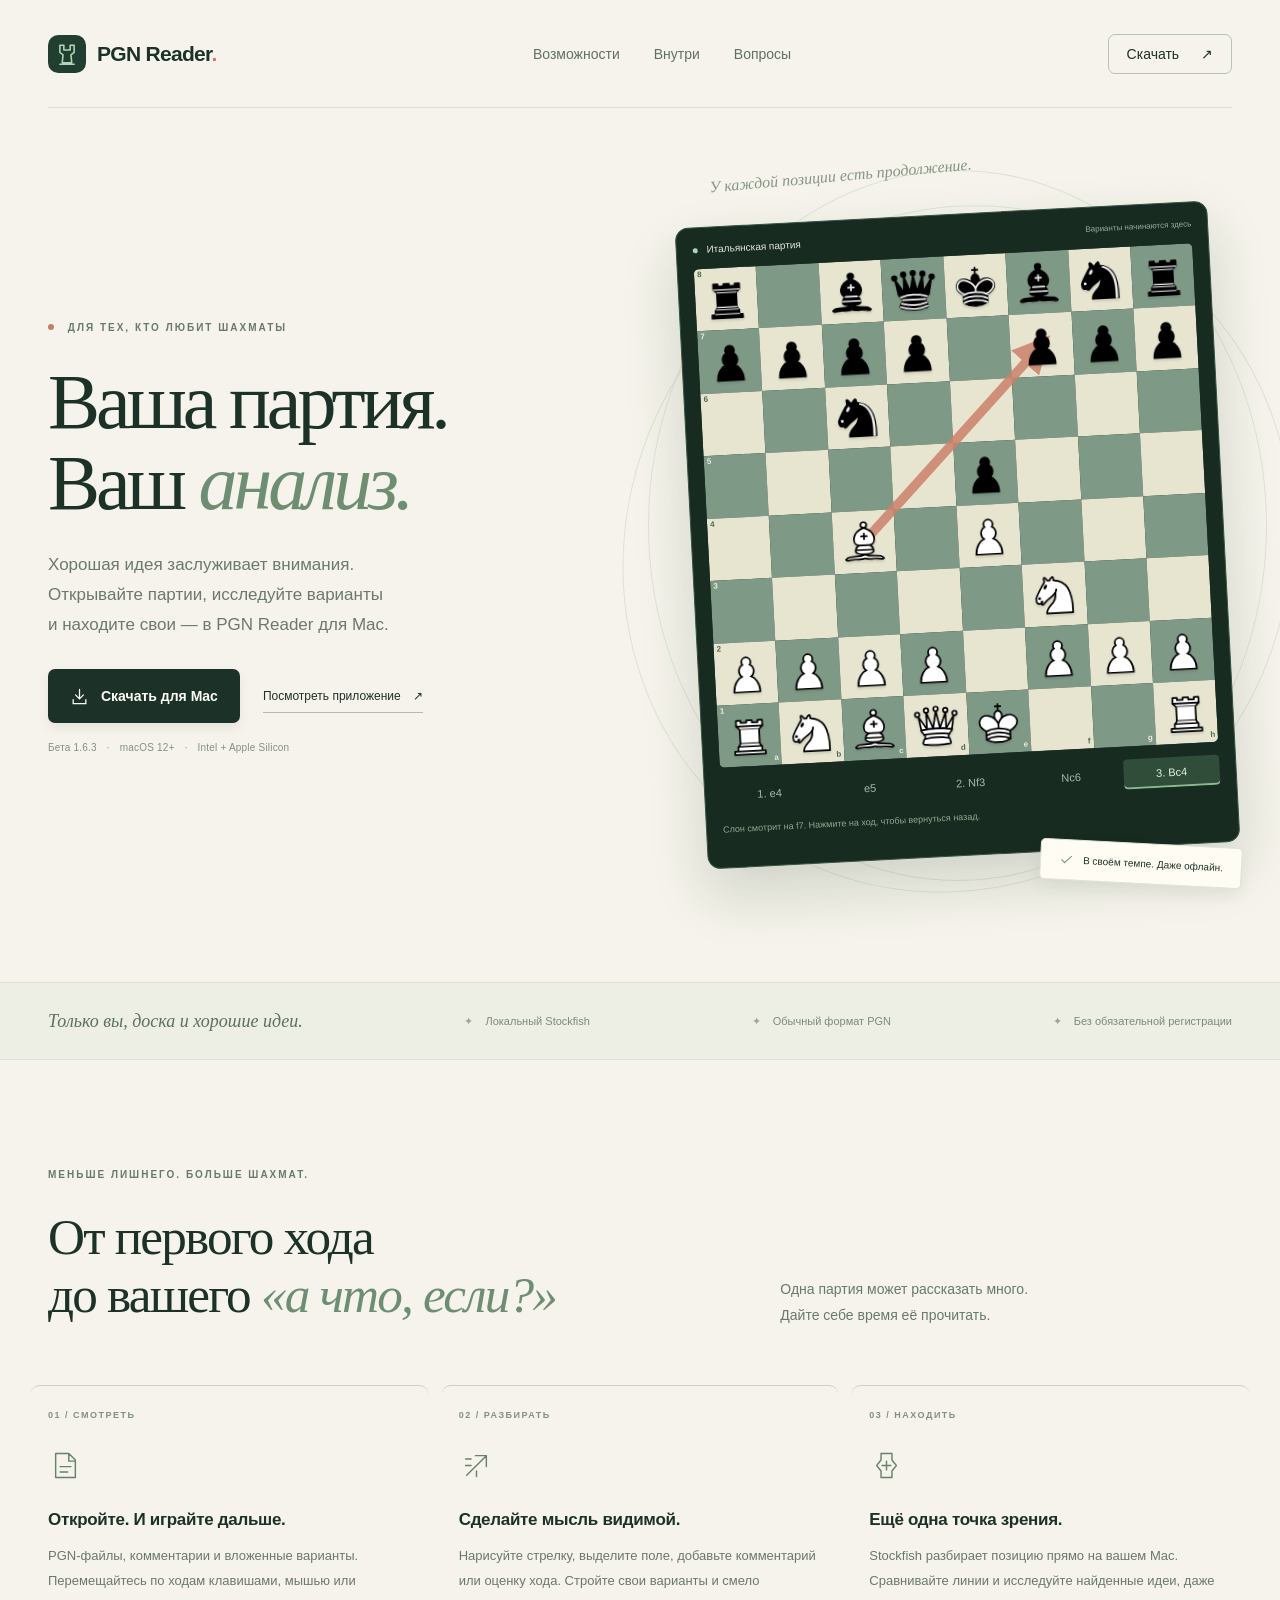
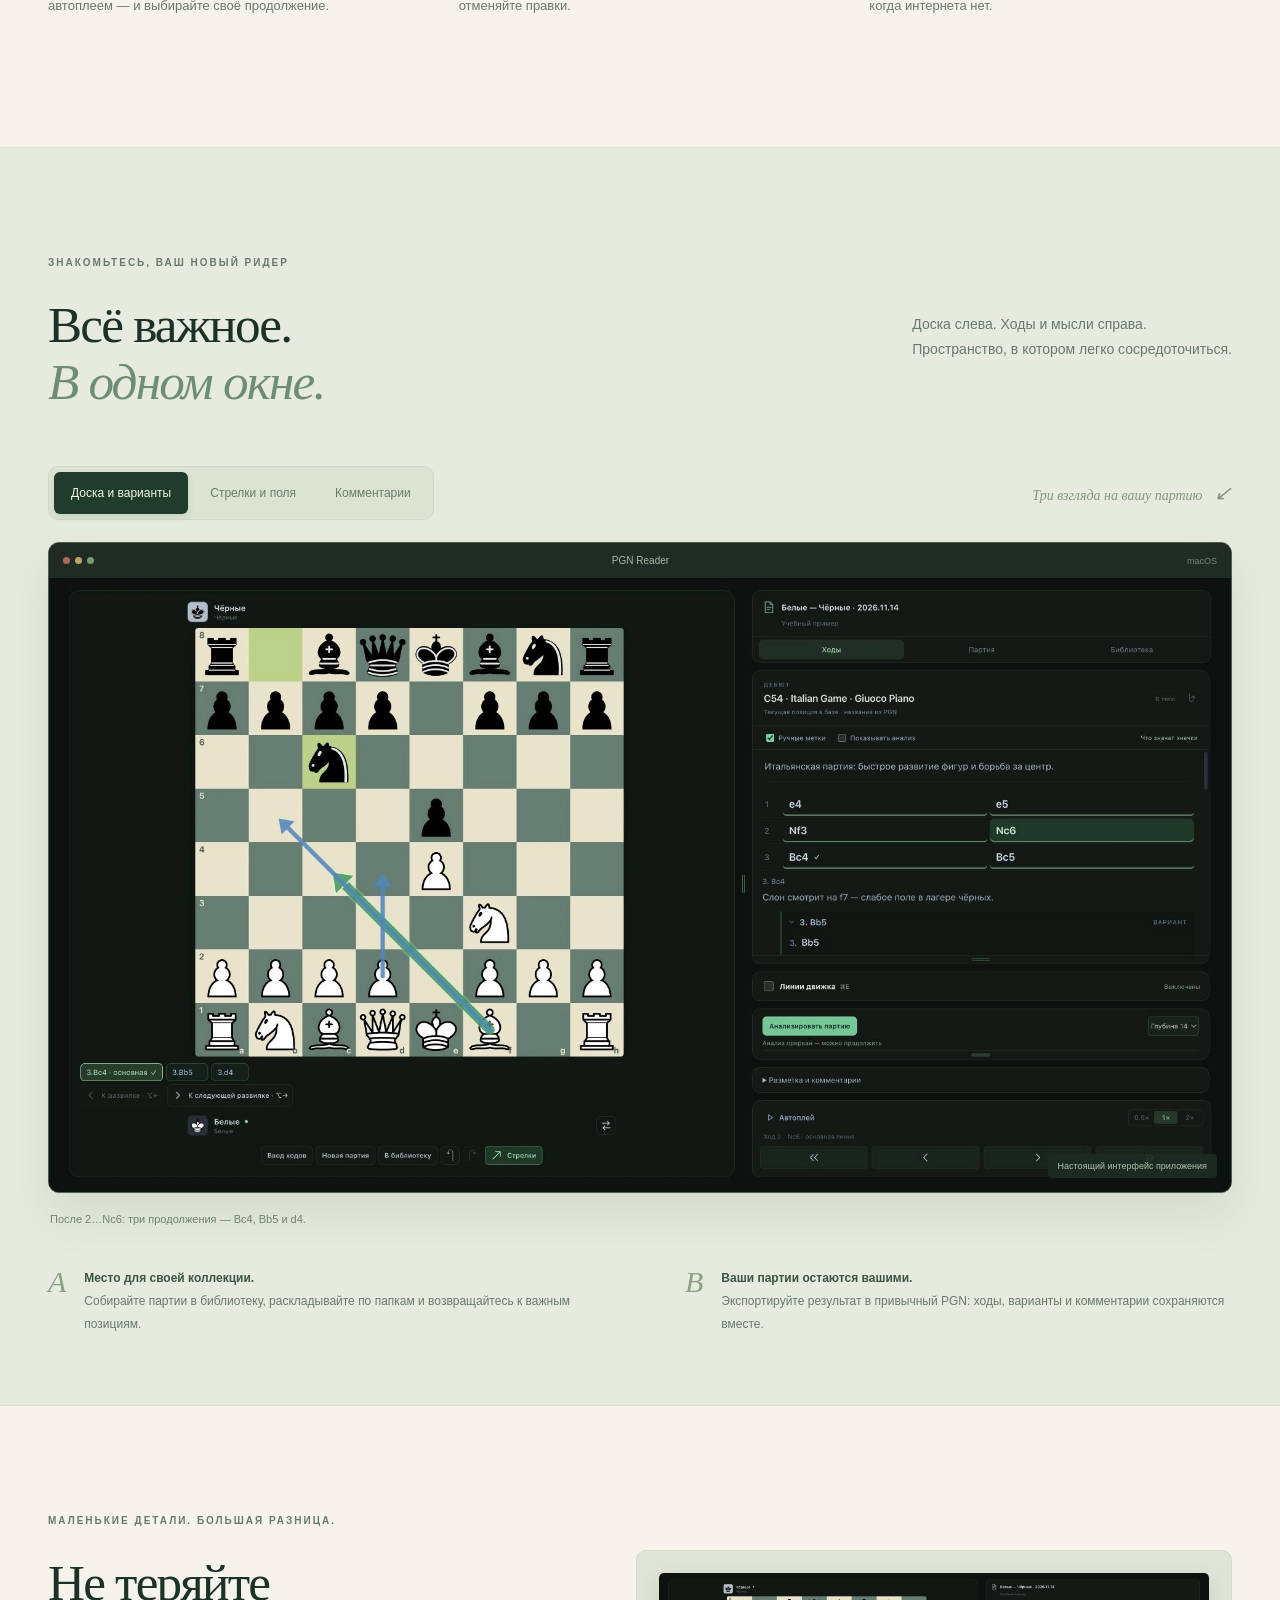
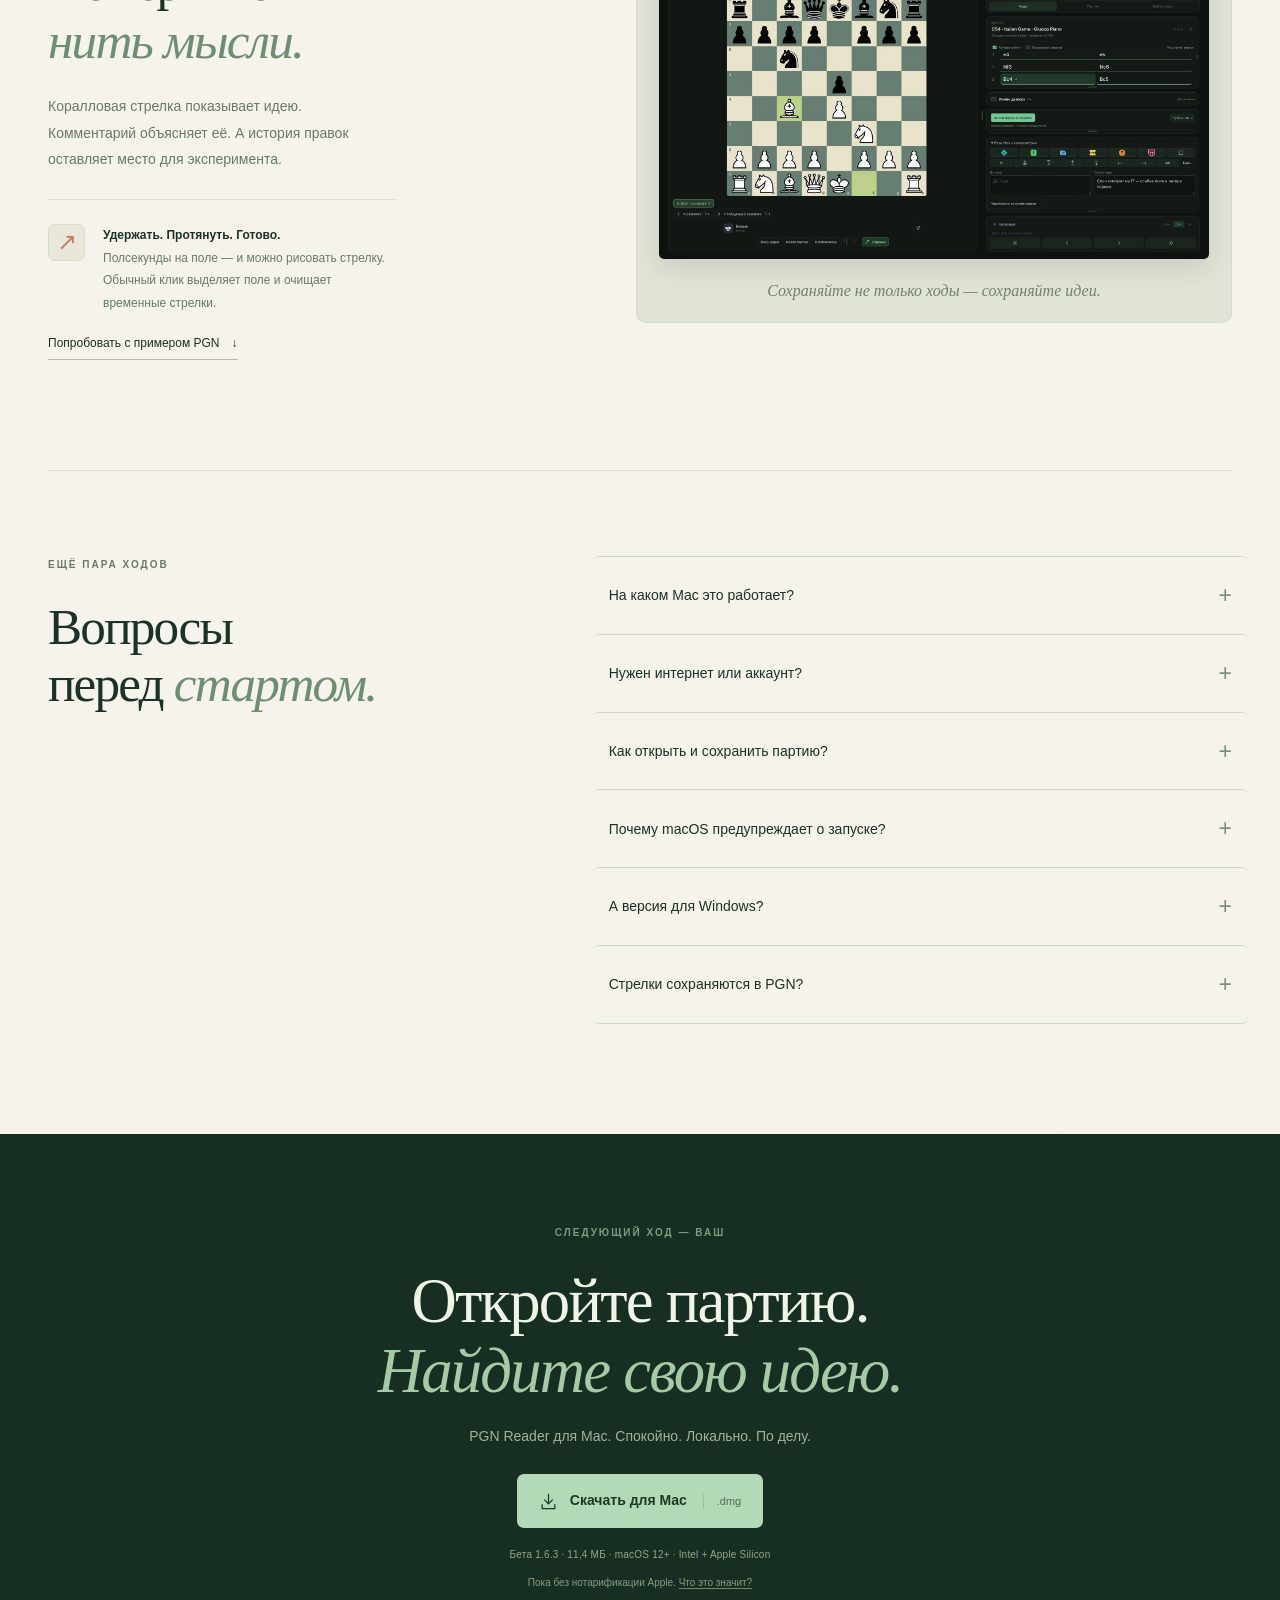
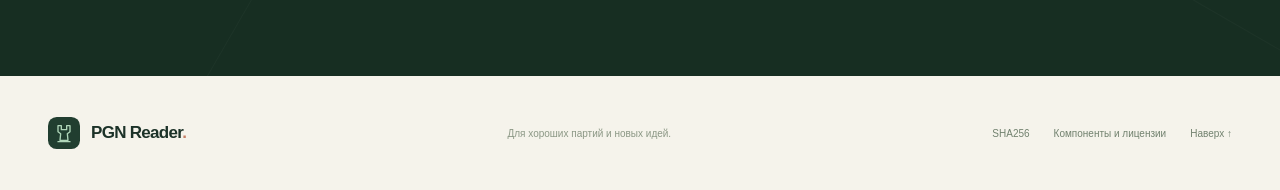
<file: index.html>
<!doctype html>
<html lang="ru">
<head>
  <meta charset="utf-8">
  <meta name="viewport" content="width=device-width, initial-scale=1">
  <meta name="theme-color" content="#13241d">
  <meta name="description" content="PGN Reader для Mac. Открывайте шахматные партии, исследуйте варианты, рисуйте стрелки и анализируйте позиции со Stockfish — даже без интернета.">
  <meta property="og:type" content="website">
  <meta property="og:title" content="PGN Reader — ваша партия. Ваш анализ.">
  <meta property="og:description" content="Спокойное пространство для шахматных идей. macOS 12+ · Intel и Apple Silicon.">
  <meta property="og:image" content="https://andromedaone1.github.io/pgn-reader-site/assets/social.png">
  <meta property="og:url" content="https://andromedaone1.github.io/pgn-reader-site/">
  <meta name="twitter:card" content="summary_large_image">
  <link rel="canonical" href="https://andromedaone1.github.io/pgn-reader-site/">
  <link rel="icon" href="assets/mark.svg" type="image/svg+xml">
  <link rel="stylesheet" href="style.css">
  <title>PGN Reader — ваша партия. Ваш анализ.</title>
  <script src="site.js" defer></script>
</head>
<body>
  <a class="skip" href="#main">Перейти к содержимому</a>
  <header class="header wrap">
    <a class="brand" href="#" aria-label="PGN Reader — в начало"><img src="assets/mark.svg" width="38" height="38" alt=""><span>PGN Reader<span class="brand-dot">.</span></span></a>
    <nav class="nav" aria-label="Основная навигация"><a href="#features">Возможности</a><a href="#inside">Внутри</a><a href="#questions">Вопросы</a></nav>
    <a class="nav-download" href="#download">Скачать <span aria-hidden="true">↗</span></a>
  </header>
  <main id="main">
    <section class="hero wrap" aria-labelledby="hero-title">
      <div class="hero-copy">
        <p class="eyebrow"><span class="live-dot" aria-hidden="true"></span> ДЛЯ ТЕХ, КТО ЛЮБИТ ШАХМАТЫ</p>
        <h1 id="hero-title">Ваша партия.<br>Ваш <em>анализ.</em></h1>
        <p class="hero-intro">Хорошая идея заслуживает внимания.<br>Открывайте партии, исследуйте варианты<br class="desktop-br"> и находите свои — в PGN Reader для Mac.</p>
        <div class="hero-actions"><a class="button primary download-link" href="https://github.com/AndromedaOne1/pgn-reader-site/releases/download/v1.6.3/PGN-Reader-1.6.3-macOS-Universal.dmg"><svg viewBox="0 0 24 24" aria-hidden="true"><path d="M12 3v12m-5-5 5 5 5-5M4 16v5h16v-5"/></svg>Скачать для Mac</a><a class="text-link" href="#inside">Посмотреть приложение <span aria-hidden="true">↗</span></a></div>
        <p class="download-meta">Бета 1.6.3 <span>·</span> macOS 12+ <span>·</span> Intel + Apple Silicon</p>
      </div>
      <div class="hero-art" aria-label="Интерактивный фрагмент шахматной партии">
        <div class="art-orbit orbit-one" aria-hidden="true"></div><div class="art-orbit orbit-two" aria-hidden="true"></div>
        <span class="art-note">У каждой позиции есть продолжение.</span>
        <div class="demo-card">
          <div class="demo-top"><span><i aria-hidden="true"></i> Итальянская партия</span><span class="demo-caption">Варианты начинаются здесь</span></div>
          <div class="demo-board" id="demo-board" aria-label="Демонстрация шахматной позиции"><div class="board-grid" id="board-grid"><div class="square"><img class="piece" src="assets/pieces/bR.svg" alt="Чёрные: ладья" width="60" height="60"><span class="coord">8</span></div><div class="square dark"></div><div class="square"><img class="piece" src="assets/pieces/bB.svg" alt="Чёрные: слон" width="60" height="60"></div><div class="square dark"><img class="piece" src="assets/pieces/bQ.svg" alt="Чёрные: ферзь" width="60" height="60"></div><div class="square"><img class="piece" src="assets/pieces/bK.svg" alt="Чёрные: король" width="60" height="60"></div><div class="square dark"><img class="piece" src="assets/pieces/bB.svg" alt="Чёрные: слон" width="60" height="60"></div><div class="square"><img class="piece" src="assets/pieces/bN.svg" alt="Чёрные: конь" width="60" height="60"></div><div class="square dark"><img class="piece" src="assets/pieces/bR.svg" alt="Чёрные: ладья" width="60" height="60"></div><div class="square dark"><img class="piece" src="assets/pieces/bP.svg" alt="Чёрные: пешка" width="60" height="60"><span class="coord">7</span></div><div class="square"><img class="piece" src="assets/pieces/bP.svg" alt="Чёрные: пешка" width="60" height="60"></div><div class="square dark"><img class="piece" src="assets/pieces/bP.svg" alt="Чёрные: пешка" width="60" height="60"></div><div class="square"><img class="piece" src="assets/pieces/bP.svg" alt="Чёрные: пешка" width="60" height="60"></div><div class="square dark"></div><div class="square"><img class="piece" src="assets/pieces/bP.svg" alt="Чёрные: пешка" width="60" height="60"></div><div class="square dark"><img class="piece" src="assets/pieces/bP.svg" alt="Чёрные: пешка" width="60" height="60"></div><div class="square"><img class="piece" src="assets/pieces/bP.svg" alt="Чёрные: пешка" width="60" height="60"></div><div class="square"><span class="coord">6</span></div><div class="square dark"></div><div class="square"><img class="piece" src="assets/pieces/bN.svg" alt="Чёрные: конь" width="60" height="60"></div><div class="square dark"></div><div class="square"></div><div class="square dark"></div><div class="square"></div><div class="square dark"></div><div class="square dark"><span class="coord">5</span></div><div class="square"></div><div class="square dark"></div><div class="square"></div><div class="square dark"><img class="piece" src="assets/pieces/bP.svg" alt="Чёрные: пешка" width="60" height="60"></div><div class="square"></div><div class="square dark"></div><div class="square"></div><div class="square"><span class="coord">4</span></div><div class="square dark"></div><div class="square"><img class="piece" src="assets/pieces/wB.svg" alt="Белые: слон" width="60" height="60"></div><div class="square dark"></div><div class="square"><img class="piece" src="assets/pieces/wP.svg" alt="Белые: пешка" width="60" height="60"></div><div class="square dark"></div><div class="square"></div><div class="square dark"></div><div class="square dark"><span class="coord">3</span></div><div class="square"></div><div class="square dark"></div><div class="square"></div><div class="square dark"></div><div class="square"><img class="piece" src="assets/pieces/wN.svg" alt="Белые: конь" width="60" height="60"></div><div class="square dark"></div><div class="square"></div><div class="square"><img class="piece" src="assets/pieces/wP.svg" alt="Белые: пешка" width="60" height="60"><span class="coord">2</span></div><div class="square dark"><img class="piece" src="assets/pieces/wP.svg" alt="Белые: пешка" width="60" height="60"></div><div class="square"><img class="piece" src="assets/pieces/wP.svg" alt="Белые: пешка" width="60" height="60"></div><div class="square dark"><img class="piece" src="assets/pieces/wP.svg" alt="Белые: пешка" width="60" height="60"></div><div class="square"></div><div class="square dark"><img class="piece" src="assets/pieces/wP.svg" alt="Белые: пешка" width="60" height="60"></div><div class="square"><img class="piece" src="assets/pieces/wP.svg" alt="Белые: пешка" width="60" height="60"></div><div class="square dark"><img class="piece" src="assets/pieces/wP.svg" alt="Белые: пешка" width="60" height="60"></div><div class="square dark"><img class="piece" src="assets/pieces/wR.svg" alt="Белые: ладья" width="60" height="60"><span class="coord">1</span><span class="coord file">a</span></div><div class="square"><img class="piece" src="assets/pieces/wN.svg" alt="Белые: конь" width="60" height="60"><span class="coord file">b</span></div><div class="square dark"><img class="piece" src="assets/pieces/wB.svg" alt="Белые: слон" width="60" height="60"><span class="coord file">c</span></div><div class="square"><img class="piece" src="assets/pieces/wQ.svg" alt="Белые: ферзь" width="60" height="60"><span class="coord file">d</span></div><div class="square dark"><img class="piece" src="assets/pieces/wK.svg" alt="Белые: король" width="60" height="60"><span class="coord file">e</span></div><div class="square"><span class="coord file">f</span></div><div class="square dark"><span class="coord file">g</span></div><div class="square"><img class="piece" src="assets/pieces/wR.svg" alt="Белые: ладья" width="60" height="60"><span class="coord file">h</span></div></div><svg class="board-arrow" viewBox="0 0 800 800" aria-hidden="true"><defs><marker id="arrow-tip" markerWidth="4" markerHeight="4" refX="2.6" refY="2" orient="auto"><path d="M0 0 4 2 0 4Z" fill="#cc826b"/></marker></defs><path id="demo-arrow" d="M250 450L550 150" fill="none" stroke="#cc826b" stroke-width="15" stroke-linecap="round" opacity=".86" marker-end="url(#arrow-tip)"/></svg></div>
          <div class="demo-moves" role="group" aria-label="Выберите ход в демонстрации"><button type="button" data-position="0">1. e4</button><button type="button" data-position="1">e5</button><button type="button" data-position="2">2. Nf3</button><button type="button" data-position="3">Nc6</button><button type="button" data-position="4" aria-pressed="true" class="active">3. Bc4</button></div>
          <p class="demo-hint" id="demo-status" aria-live="polite">Слон смотрит на f7. Нажмите на ход, чтобы вернуться назад.</p>
        </div>
        <span class="art-tag"><svg viewBox="0 0 24 24" aria-hidden="true"><path d="m4 12 5 5L20 6"/></svg> В своём темпе. Даже офлайн.</span>
      </div>
    </section>
    <div class="quiet-strip"><div class="wrap strip-inner"><span>Только вы, доска и хорошие идеи.</span><span>Локальный Stockfish</span><span>Обычный формат PGN</span><span>Без обязательной регистрации</span></div></div>
    <section class="section wrap features" id="features" aria-labelledby="features-title">
      <div class="section-heading"><p class="eyebrow">МЕНЬШЕ ЛИШНЕГО. БОЛЬШЕ ШАХМАТ.</p><h2 id="features-title">От первого хода<br>до вашего <em>«а что, если?»</em></h2><p>Одна партия может рассказать много.<br>Дайте себе время её прочитать.</p></div>
      <div class="feature-grid">
        <article class="feature"><span class="feature-num">01 / СМОТРЕТЬ</span><svg class="feature-icon" viewBox="0 0 32 32" aria-hidden="true"><path d="M7 5h12l6 6v16H7zM19 5v7h6M11 17h10M11 22h7"/></svg><h3>Откройте. И играйте дальше.</h3><p>PGN-файлы, комментарии и вложенные варианты. Перемещайтесь по ходам клавишами, мышью или автоплеем — и выбирайте своё продолжение.</p></article>
        <article class="feature"><span class="feature-num">02 / РАЗБИРАТЬ</span><svg class="feature-icon" viewBox="0 0 32 32" aria-hidden="true"><path d="m7 25 18-18M15 7h10v10M6 10h5M6 16h5M16 26v-5"/></svg><h3>Сделайте мысль видимой.</h3><p>Нарисуйте стрелку, выделите поле, добавьте комментарий или оценку хода. Стройте свои варианты и смело отменяйте правки.</p></article>
        <article class="feature"><span class="feature-num">03 / НАХОДИТЬ</span><svg class="feature-icon" viewBox="0 0 32 32" aria-hidden="true"><path d="M11 5h10v6l4 5-4 5v6H11v-6l-4-5 4-5zM12 16h8M16 12v8"/></svg><h3>Ещё одна точка зрения.</h3><p>Stockfish разбирает позицию прямо на вашем Mac. Сравнивайте линии и исследуйте найденные идеи, даже когда интернета нет.</p></article>
      </div>
    </section>
    <section class="inside section" id="inside" aria-labelledby="inside-title"><div class="wrap">
      <div class="inside-heading"><div><p class="eyebrow">ЗНАКОМЬТЕСЬ, ВАШ НОВЫЙ РИДЕР</p><h2 id="inside-title">Всё важное.<br><em>В одном окне.</em></h2></div><p>Доска слева. Ходы и мысли справа.<br>Пространство, в котором легко сосредоточиться.</p></div>
      <div class="gallery-controls"><div class="gallery-tabs" role="tablist" aria-label="Интерфейс PGN Reader">
        <button class="gallery-tab" type="button" role="tab" id="tab-reader" aria-controls="panel-reader" aria-selected="true">Доска и варианты</button>
        <button class="gallery-tab" type="button" role="tab" id="tab-highlight" aria-controls="panel-highlight" aria-selected="false" tabindex="-1">Стрелки и поля</button>
        <button class="gallery-tab" type="button" role="tab" id="tab-comments" aria-controls="panel-comments" aria-selected="false" tabindex="-1">Комментарии</button>
      </div><span class="gallery-note">Три взгляда на вашу партию <span aria-hidden="true">↙</span></span></div>
      <div class="screen-frame"><div class="screen-title"><div class="traffic-lights" aria-hidden="true"><i></i><i></i><i></i></div><span>PGN Reader</span><span>macOS</span></div>
        <div class="gallery-stage">
          <div class="gallery-panel" role="tabpanel" id="panel-reader" aria-labelledby="tab-reader" tabindex="0"><img src="assets/reader-italian.webp" width="1920" height="997" alt="Позиция после 2…Nc6: пешки e4 и e5, кони f3 и c6; продолжения Bc4, Bb5 и d4" loading="lazy"></div>
          <div class="gallery-panel" role="tabpanel" id="panel-highlight" aria-labelledby="tab-highlight" tabindex="0" hidden><img src="assets/annotations-italian.webp" width="1920" height="997" alt="Позиция после 3.Bc4: стрелка от слона c4 к пешке f7 и выделенное поле f7" loading="lazy"></div>
          <div class="gallery-panel" role="tabpanel" id="panel-comments" aria-labelledby="tab-comments" tabindex="0" hidden><img src="assets/comments-italian.webp" width="1920" height="997" alt="Комментарий к ходу 3.Bc4 в редакторе PGN Reader: слон смотрит на слабое поле f7" loading="lazy"></div>
        </div><span class="screen-label">Настоящий интерфейс приложения</span></div>
      <p class="gallery-caption" id="gallery-caption" aria-live="polite">После 2…Nc6: три продолжения — Bc4, Bb5 и d4.</p>
      <div class="inside-bottom"><div><span class="small-number">A</span><p><strong>Место для своей коллекции.</strong><br>Собирайте партии в библиотеку, раскладывайте по папкам и возвращайтесь к важным позициям.</p></div><div><span class="small-number">B</span><p><strong>Ваши партии остаются вашими.</strong><br>Экспортируйте результат в привычный PGN: ходы, варианты и комментарии сохраняются вместе.</p></div></div>
    </div></section>
    <section class="section wrap details-section" aria-labelledby="details-title"><div class="details-copy"><p class="eyebrow">МАЛЕНЬКИЕ ДЕТАЛИ. БОЛЬШАЯ РАЗНИЦА.</p><h2 id="details-title">Не теряйте<br><em>нить мысли.</em></h2><p>Коралловая стрелка показывает идею. Комментарий объясняет её. А история правок оставляет место для эксперимента.</p><div class="gesture"><span class="gesture-key">↗</span><p><strong>Удержать. Протянуть. Готово.</strong><br>Полсекунды на поле — и можно рисовать стрелку. Обычный клик выделяет поле и очищает временные стрелки.</p></div><a class="text-link" href="assets/italian.pgn" download>Попробовать с примером PGN <span aria-hidden="true">↓</span></a></div><div class="detail-image"><img src="assets/comments-italian.webp" width="1920" height="997" alt="Комментарий к ходу 3.Bc4 в редакторе PGN Reader: слон смотрит на слабое поле f7" loading="lazy"><span class="detail-caption">Сохраняйте не только ходы — сохраняйте идеи.</span></div></section>
    <section class="section wrap faq" id="questions" aria-labelledby="questions-title"><div><p class="eyebrow">ЕЩЁ ПАРА ХОДОВ</p><h2 id="questions-title">Вопросы<br>перед <em>стартом.</em></h2></div><div class="faq-list">
      <details><summary>На каком Mac это работает?<span aria-hidden="true">+</span></summary><div class="faq-answer"><p>Нужна macOS 12 Monterey или новее. Один установщик содержит версии для Intel и Apple Silicon. Это тестовый выпуск: если заметите проблему, сохраните партию в PGN перед обновлением.</p></div></details>
      <details><summary>Нужен интернет или аккаунт?<span aria-hidden="true">+</span></summary><div class="faq-answer"><p>Аккаунт для приложения не нужен. Просмотр партий, редактирование и встроенный Stockfish работают локально. Интернет нужен, чтобы скачать установщик или новую версию.</p></div></details>
      <details><summary>Как открыть и сохранить партию?<span aria-hidden="true">+</span></summary><div class="faq-answer"><p>Нажмите «Открыть PGN», перетащите файл в окно или загрузите встроенный пример. Кнопка «В библиотеку» сохраняет партию внутри программы. «Экспорт → Сохранить .pgn» создаёт отдельный файл. Исходный PGN сам по себе не перезаписывается.</p></div></details>
      <details><summary>Почему macOS предупреждает о запуске?<span aria-hidden="true">+</span></summary><div class="faq-answer"><p>Выпуск пока без нотарификации Apple. Для доверенной копии с этой страницы разрешите запуск именно PGN Reader в настройках безопасности macOS. Отключать защиту целиком не нужно.</p></div></details>
      <details><summary>А версия для Windows?<span aria-hidden="true">+</span></summary><div class="faq-answer"><p>Пока доступна только версия для macOS. Возможность переноса на Windows рассматривается; готовой сборки и даты выпуска ещё нет.</p></div></details>
      <details><summary>Стрелки сохраняются в PGN?<span aria-hidden="true">+</span></summary><div class="faq-answer"><p>Нарисованные коралловые стрелки и выделение полей — временная разметка для текущей позиции. Комментарии и варианты сохраняются в партии. Стрелки из самого PGN отображаются отдельно.</p></div></details>
    </div></section>
    <section class="download-section" id="download" aria-labelledby="download-title"><div class="wrap download-inner"><p class="eyebrow">СЛЕДУЮЩИЙ ХОД — ВАШ</p><h2 id="download-title">Откройте партию.<br><em>Найдите свою идею.</em></h2><p>PGN Reader для Mac. Спокойно. Локально. По делу.</p><a class="button mint download-link" href="https://github.com/AndromedaOne1/pgn-reader-site/releases/download/v1.6.3/PGN-Reader-1.6.3-macOS-Universal.dmg"><svg viewBox="0 0 24 24" aria-hidden="true"><path d="M12 3v12m-5-5 5 5 5-5M4 16v5h16v-5"/></svg>Скачать для Mac <span class="filetype">.dmg</span></a><p class="download-meta">Бета 1.6.3 · 11,4 МБ · macOS 12+ · Intel + Apple Silicon</p><p class="download-note">Пока без нотарификации Apple. <a href="#questions">Что это значит?</a></p></div></section>
  </main>
  <footer class="footer wrap"><a class="brand" href="#"><img src="assets/mark.svg" width="32" height="32" alt=""><span>PGN Reader<span class="brand-dot">.</span></span></a><span>Для хороших партий и новых идей.</span><nav aria-label="Дополнительные ссылки"><a href="https://github.com/AndromedaOne1/pgn-reader-site/releases/download/v1.6.3/SHA256SUMS.txt">SHA256</a><a href="licenses.html">Компоненты и лицензии</a><a href="#main">Наверх ↑</a></nav></footer>
  <noscript><p class="noscript">Интерактивная доска отключена. Описание приложения и скачивание доступны без JavaScript.</p></noscript>
</body>
</html>
</file>
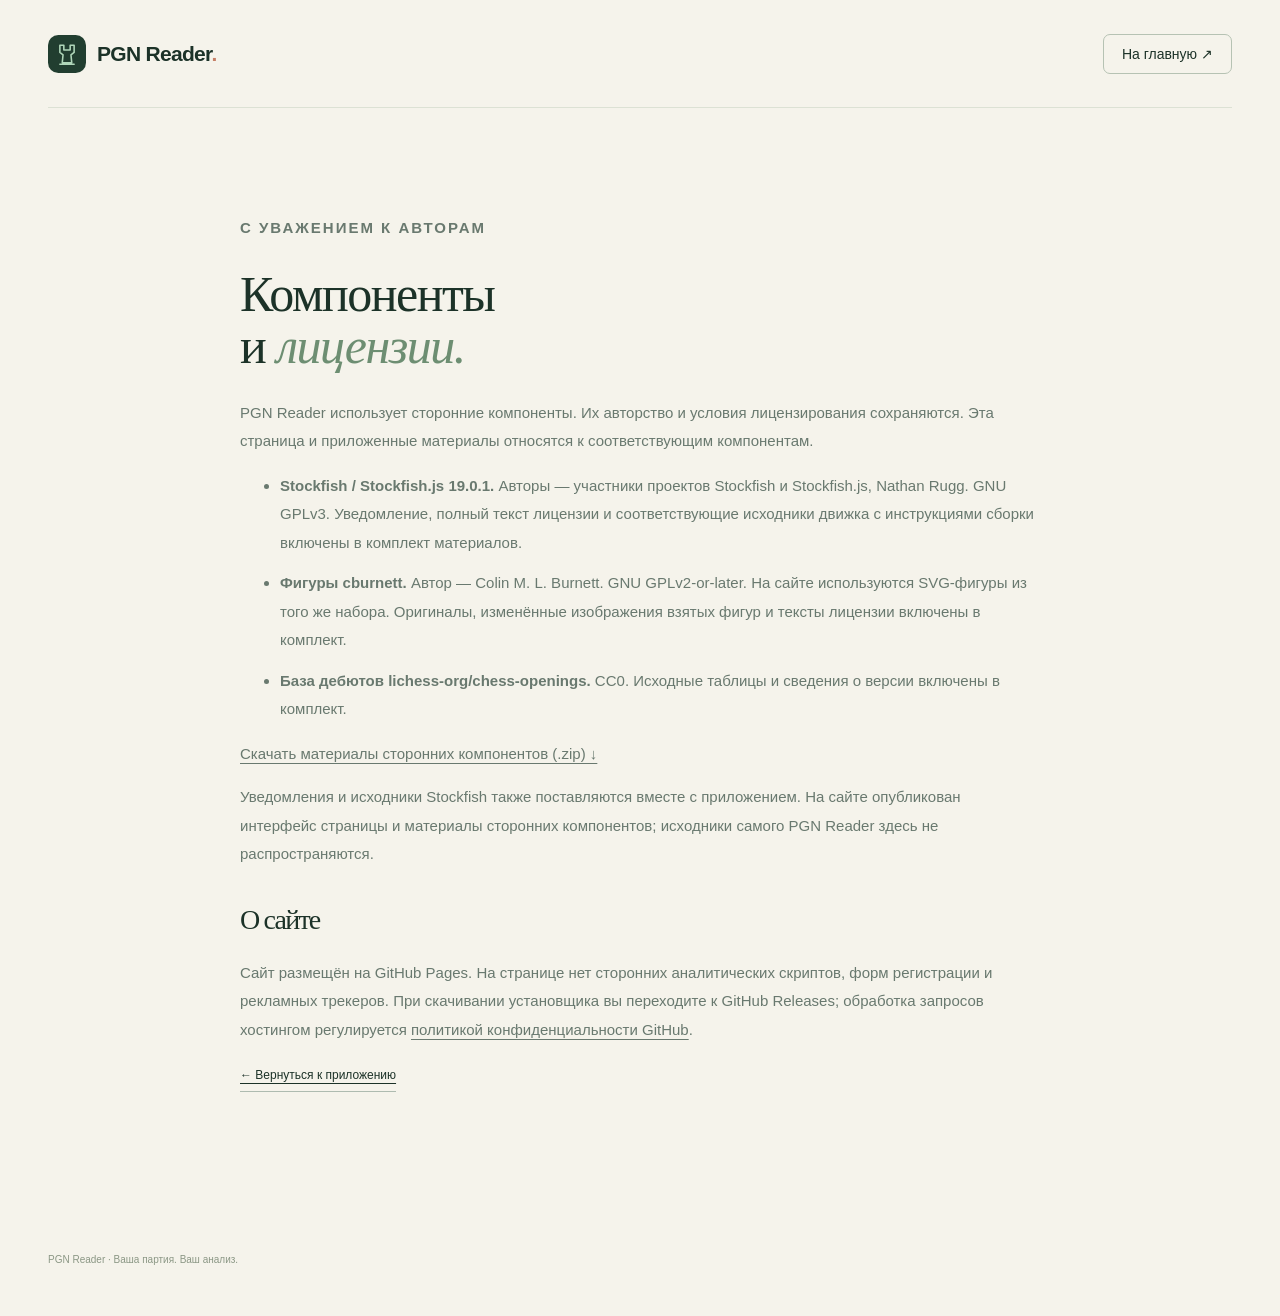
<file: licenses.html>
<!doctype html><html lang="ru"><head><meta charset="utf-8"><meta name="viewport" content="width=device-width,initial-scale=1"><meta name="theme-color" content="#13241d"><meta name="description" content="Сведения о сторонних компонентах PGN Reader и их лицензиях."><title>Компоненты и лицензии — PGN Reader</title><link rel="icon" href="assets/mark.svg"><link rel="stylesheet" href="style.css"></head><body><header class="header wrap"><a class="brand" href="./"><img src="assets/mark.svg" width="38" height="38" alt=""><span>PGN Reader<span class="brand-dot">.</span></span></a><a class="nav-download" href="./">На главную ↗</a></header><main class="section wrap legal"><p class="eyebrow">С УВАЖЕНИЕМ К АВТОРАМ</p><h1>Компоненты<br>и <em>лицензии.</em></h1><p>PGN Reader использует сторонние компоненты. Их авторство и условия лицензирования сохраняются. Эта страница и приложенные материалы относятся к соответствующим компонентам.</p><ul><li><strong>Stockfish / Stockfish.js 19.0.1.</strong> Авторы — участники проектов Stockfish и Stockfish.js, Nathan Rugg. GNU GPLv3. Уведомление, полный текст лицензии и соответствующие исходники движка с инструкциями сборки включены в комплект материалов.</li><li><strong>Фигуры cburnett.</strong> Автор — Colin M. L. Burnett. GNU GPLv2-or-later. На сайте используются SVG-фигуры из того же набора. Оригиналы, изменённые изображения взятых фигур и тексты лицензии включены в комплект.</li><li><strong>База дебютов lichess-org/chess-openings.</strong> CC0. Исходные таблицы и сведения о версии включены в комплект.</li></ul><p><a href="https://github.com/AndromedaOne1/pgn-reader-site/releases/download/v1.6.3/PGN-Reader-third-party.zip">Скачать материалы сторонних компонентов (.zip) ↓</a></p><p>Уведомления и исходники Stockfish также поставляются вместе с приложением. На сайте опубликован интерфейс страницы и материалы сторонних компонентов; исходники самого PGN Reader здесь не распространяются.</p><h2>О сайте</h2><p>Сайт размещён на GitHub Pages. На странице нет сторонних аналитических скриптов, форм регистрации и рекламных трекеров. При скачивании установщика вы переходите к GitHub Releases; обработка запросов хостингом регулируется <a href="https://docs.github.com/site-policy/privacy-policies/github-general-privacy-statement">политикой конфиденциальности GitHub</a>.</p><a class="text-link" href="./">← Вернуться к приложению</a></main><footer class="footer wrap"><span>PGN Reader · Ваша партия. Ваш анализ.</span></footer></body></html>
</file>
<file: style.css>
:root{--cream:#f5f3eb;--ink:#1c3228;--green:#203c2d;--muted:#69796f;--line:#dce1d4;--mint:#a9d3b8;--coral:#c67f66;--serif:Georgia,'Times New Roman',serif;--sans:-apple-system,BlinkMacSystemFont,'Segoe UI',Arial,sans-serif;color-scheme:light}
*{box-sizing:border-box}html{scroll-behavior:smooth;scroll-padding-top:36px}body{margin:0;overflow-x:hidden;background:var(--cream);color:var(--ink);font-family:var(--sans);-webkit-font-smoothing:antialiased}a{color:inherit;text-decoration:none}button{font:inherit}button,a,summary{-webkit-tap-highlight-color:transparent}a:focus-visible,button:focus-visible,summary:focus-visible{outline:3px solid var(--coral);outline-offset:5px}::selection{background:#b6d7bf}img{display:block;max-width:100%;height:auto}.wrap{width:min(1240px,calc(100% - 96px));margin:0 auto}.header{height:108px;display:flex;align-items:center;justify-content:space-between;border-bottom:1px solid var(--line)}.brand{display:flex;align-items:center;gap:11px;font-size:21px;font-weight:650;letter-spacing:-.7px;white-space:nowrap}.brand-dot{color:var(--coral)}.nav{display:flex;gap:34px;font-size:14px}.nav a{color:#617066;transition:color .2s}.nav a:hover{color:var(--ink)}.nav-download{border:1px solid #b6c2b3;padding:11px 18px;border-radius:7px;font-size:14px}.nav-download span{margin-left:18px}.skip{position:fixed;z-index:10;top:8px;left:8px;background:var(--ink);color:#fff;padding:12px;transform:translateY(-180%)}.skip:focus{transform:translateY(0)}
.hero{display:grid;grid-template-columns:1.05fr 1fr;align-items:center;gap:58px;padding-top:82px;padding-bottom:96px;min-height:710px}.eyebrow{font-size:10px;font-weight:650;letter-spacing:2px;line-height:1.7;margin:0 0 25px;color:var(--muted)}.live-dot{width:6px;height:6px;border-radius:50%;display:inline-block;background:var(--coral);margin-right:9px;vertical-align:1px}h1,h2,h3,p{margin-top:0}h1{font-family:var(--serif);font-weight:400;font-size:clamp(62px,6.1vw,87px);line-height:1.04;letter-spacing:-4px;margin-bottom:27px}h1 em,h2 em{font-weight:400;color:#6d8e72}h1 em{white-space:nowrap}.hero-intro{font-size:17px;line-height:1.75;color:#6c7970;margin-bottom:30px}.hero-actions{display:flex;align-items:center;gap:23px;flex-wrap:wrap}.button{display:inline-flex;align-items:center;justify-content:center;gap:12px;font-size:14px;font-weight:600;padding:17px 22px;border-radius:7px;line-height:1.4;transition:transform .2s,background .2s;min-height:54px}.button svg{width:19px;height:19px;fill:none;stroke:currentColor;stroke-width:1.6;stroke-linecap:round;stroke-linejoin:round}.button:hover{transform:translateY(-2px)}.primary{background:var(--ink);color:#fbfcf5;box-shadow:0 5px 12px #17291a12}.primary:hover{background:#31563d}.text-link{font-size:12px;display:inline-flex;align-items:center;gap:12px;border-bottom:1px solid #aebbb0;padding:9px 0}.download-meta{font-size:10px;color:#839084;line-height:1.8;letter-spacing:.2px;margin:16px 0 0}.download-meta span{padding:0 7px}.hero-art{position:relative;padding:24px 8px 30px;isolation:isolate}.art-orbit{position:absolute;z-index:-1;border:1px solid #dce3d3;border-radius:50%;inset:-20px -35px 5px}.orbit-two{inset:10px -55px -12px;transform:rotate(32deg)}.art-note{position:absolute;top:-23px;left:26px;font-family:var(--serif);font-style:italic;font-size:16px;color:#859583;transform:rotate(-5deg)}.demo-card{border-radius:13px;overflow:hidden;border:1px solid #365241;background:#182b21;padding:16px;box-shadow:0 26px 55px #1e39212b;transform:rotate(-3deg);transition:transform .4s}.demo-card:hover{transform:rotate(-1deg)}.demo-top{display:flex;justify-content:space-between;gap:8px;align-items:center;font-size:10px;color:#e1e8db;padding:0 0 14px}.demo-top i{display:inline-block;width:5px;height:5px;background:var(--mint);border-radius:50%;margin-right:6px}.demo-caption{font-size:8px;color:#93ad99}.demo-board{position:relative;aspect-ratio:1;overflow:hidden;border-radius:5px}.board-grid{display:grid;grid-template-columns:repeat(8,1fr);height:100%}.square{position:relative;display:flex;align-items:center;justify-content:center;background:#e7e4cf;color:#18261e;aspect-ratio:1}.square.dark{background:#7e9986}.piece{width:82%;height:82%;position:relative;z-index:1;filter:drop-shadow(0 2px 1px #25302425)}.coord{position:absolute;z-index:2;font-size:8px;left:3px;top:2px;color:#4e6b52;font-weight:600;line-height:1}.dark .coord{color:#ecebdc}.coord.file{top:auto;left:auto;bottom:3px;right:3px}.board-arrow{position:absolute;inset:0;width:100%;height:100%;pointer-events:none}.demo-moves{display:flex;justify-content:space-between;gap:4px;margin-top:13px}.demo-moves button{flex:1;white-space:nowrap;border:0;background:transparent;padding:9px 4px;color:#a5bba9;font-size:11px;border-radius:4px;cursor:pointer;transition:background .2s}.demo-moves button.active{background:#304d39;color:#e1f3df;box-shadow:inset 0 -2px 0 #8cb994}.demo-moves button:hover{background:#2b4131}.demo-hint{font-size:9px;color:#8fa991;line-height:1.6;margin:12px 0 0;min-height:29px}.art-tag{position:absolute;bottom:2px;right:-10px;display:inline-flex;align-items:center;gap:9px;padding:12px 18px;background:#fffcf3;border:1px solid #dfe4d7;border-radius:5px;box-shadow:0 8px 18px #1c392411;font-size:10px;transform:rotate(3deg)}.art-tag svg{width:15px;height:15px;stroke:#7f9e7e;fill:none;stroke-width:2}.quiet-strip{border-top:1px solid var(--line);border-bottom:1px solid var(--line);background:#edeee4}.strip-inner{min-height:76px;display:flex;justify-content:space-between;align-items:center;gap:25px;font-size:11px;color:#7d8a7d}.strip-inner span:first-child{font-family:var(--serif);font-size:18px;font-style:italic;color:#5b725d}.strip-inner span:not(:first-child)::before{content:'✦';color:#9ba88e;padding-right:12px}
.section{padding-top:106px;padding-bottom:110px}h2{font-family:var(--serif);font-weight:400;font-size:clamp(39px,4vw,56px);line-height:1.12;letter-spacing:-1.8px;margin-bottom:24px}.section-heading{display:grid;grid-template-columns:1.4fr 1fr;align-items:end;gap:0 100px}.section-heading .eyebrow{grid-column:1/-1}.section-heading>p:last-child{font-size:14px;line-height:1.9;color:var(--muted);padding-bottom:4px}.feature-grid{display:grid;grid-template-columns:repeat(3,1fr);margin-top:38px;gap:48px}.feature{border-top:1px solid #cbd4c2;padding-top:24px}.feature-num{display:block;font-size:9px;font-weight:600;letter-spacing:1.5px;color:#83917f}.feature-icon{width:35px;height:35px;fill:none;stroke:#668369;stroke-width:1.3;stroke-linecap:round;stroke-linejoin:round;margin:28px 0 20px}.feature h3{font-size:17px;line-height:1.5;font-weight:550;letter-spacing:-.3px;margin-bottom:12px}.feature p{font-size:13px;color:var(--muted);line-height:1.9;margin:0}.inside{background:#e7ebdf;border-top:1px solid #dfe4d7;border-bottom:1px solid #d8dfcf;padding-bottom:70px}.inside-heading{display:flex;justify-content:space-between;gap:50px;align-items:center;margin-bottom:32px}.inside-heading>p{font-size:14px;color:var(--muted);line-height:1.8}.screen-frame{border:1px solid #496150;border-radius:11px;overflow:hidden;background:#111a14;box-shadow:0 22px 45px #2a412b1a;position:relative}.screen-title{height:35px;display:flex;align-items:center;justify-content:space-between;color:#a9b7a6;font-size:10px;padding:0 14px;background:#202c23}.screen-title>span:last-child{font-size:9px;color:#768875}.traffic-lights{display:flex;gap:5px}.traffic-lights i{width:7px;height:7px;border-radius:50%;background:#ac6b5a}.traffic-lights i:nth-child(2){background:#b6a767}.traffic-lights i:nth-child(3){background:#739b71}.screen-frame>img{width:100%}.screen-label{position:absolute;bottom:14px;right:14px;font-size:9px;color:#abc1ad;background:#1d2d23e6;padding:7px 10px;border-radius:4px}.inside-bottom{display:grid;grid-template-columns:1fr 1fr;gap:90px;margin-top:38px}.inside-bottom>div{display:flex;gap:18px}.small-number{font-family:var(--serif);color:#8ba184;font-style:italic;font-size:30px;line-height:1}.inside-bottom p{color:var(--muted);font-size:12px;line-height:1.9;margin:0}.inside-bottom strong{color:#3a5540;font-weight:550}.details-section{display:grid;grid-template-columns:.9fr 1.1fr;gap:100px;align-items:center}.details-copy>p:not(.eyebrow){font-size:14px;line-height:1.9;color:var(--muted);max-width:340px}.gesture{display:flex;gap:18px;align-items:flex-start;border-top:1px solid var(--line);padding-top:24px;margin-top:26px;max-width:350px}.gesture-key{flex:0 0 37px;width:37px;height:37px;display:flex;align-items:center;justify-content:center;font-size:24px;background:#e8e7da;color:var(--coral);border:1px solid #d9daca;border-radius:7px}.gesture p{font-size:12px;color:var(--muted);line-height:1.9}.gesture strong{color:var(--ink);font-weight:550}.detail-image{background:#dfe4d6;padding:23px 23px 0;border-radius:10px;box-shadow:inset 0 0 0 1px #d4ddcc}.detail-image img{border-radius:5px;box-shadow:0 9px 23px #1428191c}.detail-caption{display:block;text-align:center;font-family:var(--serif);font-style:italic;font-size:16px;color:#6e8269;padding:23px 5px}.faq{border-top:1px solid var(--line);display:grid;grid-template-columns:.85fr 1.15fr;gap:100px;padding-top:85px}.faq-list details{border-top:1px solid #cfd7c7}.faq-list details:last-child{border-bottom:1px solid #cfd7c7}.faq-list summary{list-style:none;cursor:pointer;display:flex;align-items:center;justify-content:space-between;gap:20px;min-height:76px;padding:20px 0;font-size:14px;line-height:1.6}.faq-list summary::-webkit-details-marker{display:none}.faq-list summary span{font-size:23px;font-weight:300;color:#7c9078;transition:transform .2s}.faq-list details[open] summary span{transform:rotate(45deg)}.faq-list details p{font-size:13px;line-height:1.9;color:var(--muted);max-width:530px;margin:0 28px 24px 0}.download-section{background:#172e22;position:relative;overflow:hidden;color:#f0f4e7}.download-section::before,.download-section::after{content:'';pointer-events:none;position:absolute;width:470px;height:470px;border:1px solid #ffffff07;transform:rotate(30deg);top:80px;left:-170px}.download-section::after{left:auto;right:-170px;top:-30px}.download-inner{text-align:center;padding-top:90px;padding-bottom:85px;position:relative;z-index:1}.download-inner .eyebrow{color:#7f9b7e}.download-inner h2{font-size:clamp(42px,4.9vw,68px);margin-bottom:22px}.download-inner h2 em{color:#a6c9a6}.download-inner>p:not(.eyebrow):not(.download-meta):not(.download-note){font-size:14px;color:#a1b39c;margin-bottom:30px}.mint{background:#b4d9b6;color:#1c3926;min-width:240px}.mint:hover{background:#cae5ca}.filetype{font-weight:400;font-size:11px;border-left:1px solid #6f9a7955;padding-left:13px;margin-left:4px;color:#526c52}.download-inner .download-meta{color:#91a78b;margin-top:18px;font-size:10px}.download-note{font-size:10px;color:#879d81;margin:10px 0 0;line-height:1.7}.download-note a{border-bottom:1px solid #6f8668}.footer{display:flex;gap:30px;justify-content:space-between;align-items:center;min-height:114px}.footer .brand{font-size:17px}.footer>span{font-size:10px;color:#8b9785}.footer nav{display:flex;gap:24px;font-size:10px;color:#71816e}.noscript{text-align:center;padding:15px;font-size:12px}.legal{max-width:800px;min-height:65vh}.legal p,.legal li{font-size:15px;line-height:1.9;color:var(--muted)}.legal a{text-decoration:underline;text-underline-offset:4px}.legal h1{font-size:50px;letter-spacing:-1.5px}.legal h2{font-size:28px;margin-top:35px}.legal li+li{margin-top:12px}
@media(min-width:1450px){.hero{gap:80px;padding-top:100px;padding-bottom:110px}.demo-card{max-width:510px}}@media(max-width:1100px){.wrap{width:calc(100% - 64px)}.hero{gap:35px;padding-top:65px;padding-bottom:80px}h1{font-size:64px}.hero-intro{font-size:15px}.hero-actions{gap:12px}.hero-actions .text-link{font-size:11px}.demo-top{font-size:9px}.demo-caption{display:none}.demo-moves button{font-size:9px}.demo-hint{font-size:8px;min-height:26px}.art-tag{right:-10px;padding:10px;font-size:9px}.art-note{font-size:14px;left:10px}.feature-grid{gap:30px}.details-section{gap:55px}.faq{gap:65px}.section{padding-top:85px;padding-bottom:85px}.inside-bottom{gap:50px}.strip-inner{font-size:10px;gap:17px}.strip-inner span:first-child{font-size:15px}.strip-inner span:not(:first-child)::before{padding-right:8px}.footer{gap:20px}.footer nav{gap:15px}}
@media(max-width:800px){.orbit-two{display:none}.wrap{width:calc(100% - 44px)}.header{height:84px}.brand{font-size:19px}.brand img{width:33px}.nav{gap:18px;font-size:12px}.nav-download{font-size:12px;padding:9px 12px}.nav-download span{margin-left:8px}.hero{grid-template-columns:1fr;gap:55px;padding-top:60px;padding-bottom:70px}.hero-copy{max-width:570px}.hero h1{font-size:76px;letter-spacing:-3.5px}.hero-intro{font-size:16px}.hero-art{max-width:460px;width:calc(100% - 55px);justify-self:center}.demo-card{padding:16px}.demo-moves button{font-size:11px}.demo-hint{font-size:9px;min-height:24px}.demo-top{font-size:10px}.demo-caption{display:inline;font-size:8px}.art-note{font-size:16px}.art-tag{font-size:10px;padding:12px}.quiet-strip{padding:18px 0}.strip-inner{flex-wrap:wrap;min-height:0;gap:12px 20px;justify-content:flex-start;font-size:10px}.strip-inner span:first-child{flex-basis:100%;font-size:17px}.section-heading{gap:15px;grid-template-columns:1fr}.section-heading h2{margin-bottom:10px}.section-heading>p:last-child br{display:none}.feature-grid{gap:22px}.feature h3{font-size:15px}.feature p{font-size:12px}.feature-icon{margin-top:23px}.inside-heading{display:block}.inside-heading>p{font-size:13px}.inside-heading>p br{display:none}.inside-bottom{gap:28px}.details-section{grid-template-columns:1fr;gap:35px}.details-copy{max-width:560px}.details-copy>p:not(.eyebrow),.gesture{max-width:100%}.detail-image{max-width:600px}.faq{grid-template-columns:1fr;gap:20px}.faq h2 br{display:none}.faq-list summary{min-height:70px}.footer{padding-top:28px;padding-bottom:28px;flex-wrap:wrap;justify-content:flex-start;gap:20px 30px}.footer>span{margin-left:auto}.footer nav{width:100%;justify-content:space-between}.download-inner{padding-top:75px;padding-bottom:75px}}
@media(max-width:540px){.wrap{width:calc(100% - 40px)}.header{height:76px}.brand{font-size:18px;gap:8px}.brand img{width:30px;height:30px}.nav{display:none}.nav-download{font-size:11px}.hero{padding-top:47px;gap:56px;padding-bottom:62px}.eyebrow{font-size:8px;letter-spacing:1.7px;margin-bottom:22px}.hero h1{font-size:clamp(43px,13vw,60px);letter-spacing:-2px}.hero-intro{font-size:14px;line-height:1.9;margin-bottom:23px}.hero-actions{gap:15px;align-items:flex-start;flex-direction:column}.button{padding:15px 20px;font-size:13px;min-height:50px}.hero-actions .text-link{font-size:11px}.download-meta{font-size:8px;letter-spacing:0}.download-meta span{padding:0 4px}.hero-art{width:calc(100% - 26px);padding:17px 0 27px;max-width:380px}.art-orbit{inset:-12px -13px 5px}.orbit-two{inset:20px -19px -10px}.art-note{font-size:13px;top:-18px;left:3px}.demo-card{padding:11px;border-radius:10px}.demo-top{font-size:9px;padding-bottom:11px}.demo-caption{display:none}.demo-moves{margin-top:10px;gap:2px}.demo-moves button{font-size:10px;padding:8px 1px}.demo-hint{font-size:8px;margin-top:9px;min-height:26px}.coord{font-size:7px}.art-tag{font-size:8px;padding:10px 12px;bottom:0;right:-3px}.strip-inner{gap:10px 18px}.strip-inner span:first-child{font-size:16px}.strip-inner span:not(:first-child){font-size:9px}.section{padding-top:65px;padding-bottom:65px}h2{font-size:38px;letter-spacing:-1.3px}.section-heading>p:last-child{font-size:13px}.feature-grid{grid-template-columns:1fr;gap:29px;margin-top:25px}.feature{padding-top:20px;position:relative}.feature-num{font-size:8px}.feature-icon{position:absolute;top:18px;right:0;width:26px;height:26px;margin:0}.feature h3{font-size:18px;margin-top:25px;margin-bottom:10px}.feature p{font-size:13px;line-height:1.85}.inside-heading{margin-bottom:24px}.screen-frame{margin-left:-7px;margin-right:-7px;border-radius:7px}.screen-title{height:28px;font-size:8px;padding:0 10px}.traffic-lights i{height:5px;width:5px}.screen-label{display:none}.inside-bottom{grid-template-columns:1fr;gap:22px;margin-top:30px}.inside-bottom p{font-size:12px}.inside-bottom>div{gap:15px}.small-number{font-size:26px}.details-copy>p:not(.eyebrow){font-size:13px}.detail-image{padding:13px 13px 0}.detail-caption{font-size:13px;padding:18px 0}.gesture{gap:13px}.faq h2 br{display:block}.faq-list summary{font-size:13px;min-height:68px;gap:15px}.faq-list details p{font-size:12px}.download-inner h2{font-size:42px}.download-inner>p:not(.eyebrow):not(.download-meta):not(.download-note){font-size:12px;line-height:1.8}.download-inner .download-meta{font-size:8px}.download-note{font-size:9px}.footer .brand{font-size:16px}.footer>span{width:100%;margin-left:0}.footer nav{font-size:9px;gap:8px}.desktop-br{display:none}.legal h1{font-size:38px}.legal p,.legal li{font-size:13px}}
@media(prefers-reduced-motion:reduce){html{scroll-behavior:auto}*,*::before,*::after{transition:none!important;animation:none!important}.demo-card,.demo-card:hover{transform:none}}

/* Gentle motion and a little more texture; the content remains the focus. */
.hero-copy{animation:hero-enter .75s cubic-bezier(.2,.75,.25,1) both}
.hero-art{animation:hero-enter .9s .08s cubic-bezier(.2,.75,.25,1) both}
@keyframes hero-enter{from{opacity:0;translate:0 15px}to{opacity:1;translate:0 0}}
.feature{border-radius:10px;padding:24px 18px 18px;margin-left:-18px;margin-right:-18px;transition:background .25s,box-shadow .25s,transform .25s}
.feature:hover{background:#fcfbf4;box-shadow:0 10px 30px #263b2410;transform:translateY(-4px)}
.gallery-controls{display:flex;justify-content:space-between;align-items:center;gap:24px;margin:10px 0 22px}
.gallery-tabs{display:flex;gap:5px;padding:5px;background:#dce3d3;border:1px solid #d0dac8;border-radius:10px;max-width:100%}
.gallery-tab{position:relative;border:0;border-radius:6px;padding:11px 17px;min-height:42px;background:transparent;font-size:12px;color:#6a7e66;cursor:pointer;transition:background .25s,color .25s,box-shadow .25s,transform .25s;white-space:nowrap}
.gallery-tab[aria-selected="true"]{background:#203c2d;color:#f2f5e9;box-shadow:0 3px 7px #1c39251c}
.gallery-tab:not([aria-selected="true"]):hover{background:#eef1e6;color:#294e32}
.gallery-note{font-family:var(--serif);font-style:italic;font-size:14px;color:#84977d;white-space:nowrap}.gallery-note span{display:inline-block;margin-left:8px;font-size:21px}
.gallery-stage{position:relative;aspect-ratio:1920/997;background:#111a14;overflow:hidden}
.gallery-panel{position:absolute;inset:0}.gallery-panel[hidden]{display:none}.gallery-panel img{width:100%;height:100%;object-fit:contain}
.gallery-caption{font-size:11px;line-height:1.7;color:#74856e;margin:17px 0 0;padding-left:2px;min-height:19px}
.faq-list details{transition:background .25s,border-color .25s;padding:0 16px;margin:0 -16px;border-radius:6px}
.faq-list details[open]{background:#e9eddf;border-color:#c5d3bd}.faq-list summary{transition:color .2s}
.faq-list summary:hover{color:#6a8b63}.faq-answer{transform-origin:top}.faq-list details[open] .faq-answer{animation:answer-enter .32s ease both}
@keyframes answer-enter{from{opacity:0;transform:translateY(-5px)}to{opacity:1;transform:translateY(0)}}
.text-link span,.nav-download span{display:inline-block;transition:transform .2s}.text-link:hover span,.nav-download:hover span{transform:translate(2px,-2px)}
.reveal{opacity:0;translate:0 18px;transition:opacity .7s var(--reveal-delay,0ms),translate .7s var(--reveal-delay,0ms)}.reveal.is-visible{opacity:1;translate:0 0}
@media(max-width:1100px){.gallery-note{font-size:12px}.gallery-tab{padding:10px 14px}}
@media(max-width:800px){.gallery-note{display:none}.gallery-controls{margin-top:0}.feature{padding-left:12px;padding-right:12px;margin-left:-12px;margin-right:-12px}}
@media(max-width:540px){.gallery-controls{margin-bottom:17px}.gallery-tabs{width:100%;padding:4px;gap:2px}.gallery-tab{flex:1;padding:10px 4px;font-size:10px;min-height:40px}.gallery-caption{font-size:10px;min-height:34px;margin-top:13px}.feature{padding:20px 12px 16px}.feature-icon{right:12px}.faq-list details{padding:0 10px;margin:0 -10px}.faq-list summary{min-height:70px}}
@media(prefers-reduced-motion:reduce){.hero-copy,.hero-art,.faq-answer{animation:none!important}.reveal{opacity:1;translate:none}.feature:hover{transform:none}.demo-card,.demo-card:hover{transform:none}}
</file>
